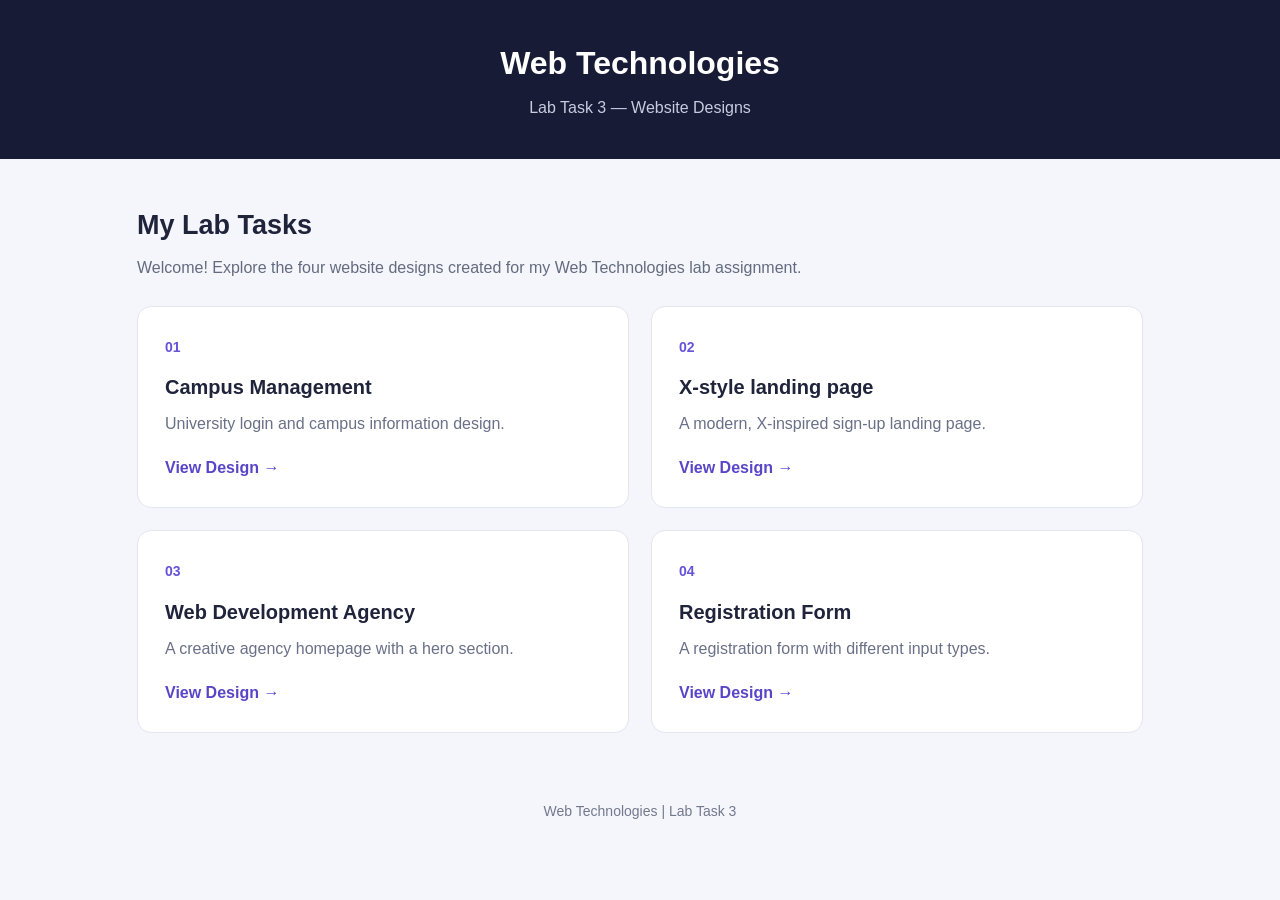
<file: index.html>
<!DOCTYPE html>
<html lang="en">
<head>
    <meta charset="UTF-8">
    <meta name="viewport" content="width=device-width, initial-scale=1.0">
    <title>Web Technologies - Lab Task 3</title>
    <link rel="stylesheet" href="style.css">
</head>
<body>
    <header class="main-header">
        <h1>Web Technologies</h1>
        <p>Lab Task 3 — Website Designs</p>
    </header>

    <main class="task-container">
        <h2>My Lab Tasks</h2>
        <p class="intro">
            Welcome! Explore the four website designs created
            for my Web Technologies lab assignment.
        </p>

        <section class="task-grid">
            <a class="task-card" href="task1.html">
                <span class="task-number">01</span>
                <h3>Campus Management</h3>
                <p>University login and campus information design.</p>
                <span class="view-link">View Design →</span>
            </a>

            <a class="task-card" href="task2.html">
                <span class="task-number">02</span>
                <h3>X-style landing page</h3>
                <p>A modern, X-inspired sign-up landing page.</p>
                <span class="view-link">View Design →</span>
            </a>

            <a class="task-card" href="task3.html">
                <span class="task-number">03</span>
                <h3>Web Development Agency</h3>
                <p>A creative agency homepage with a hero section.</p>
                <span class="view-link">View Design →</span>
            </a>

            <a class="task-card" href="task4.html">
                <span class="task-number">04</span>
                <h3>Registration Form</h3>
                <p>A registration form with different input types.</p>
                <span class="view-link">View Design →</span>
            </a>
        </section>
    </main>

    <footer>
        <p>Web Technologies | Lab Task 3</p>
    </footer>
</body>
</html>
</file>
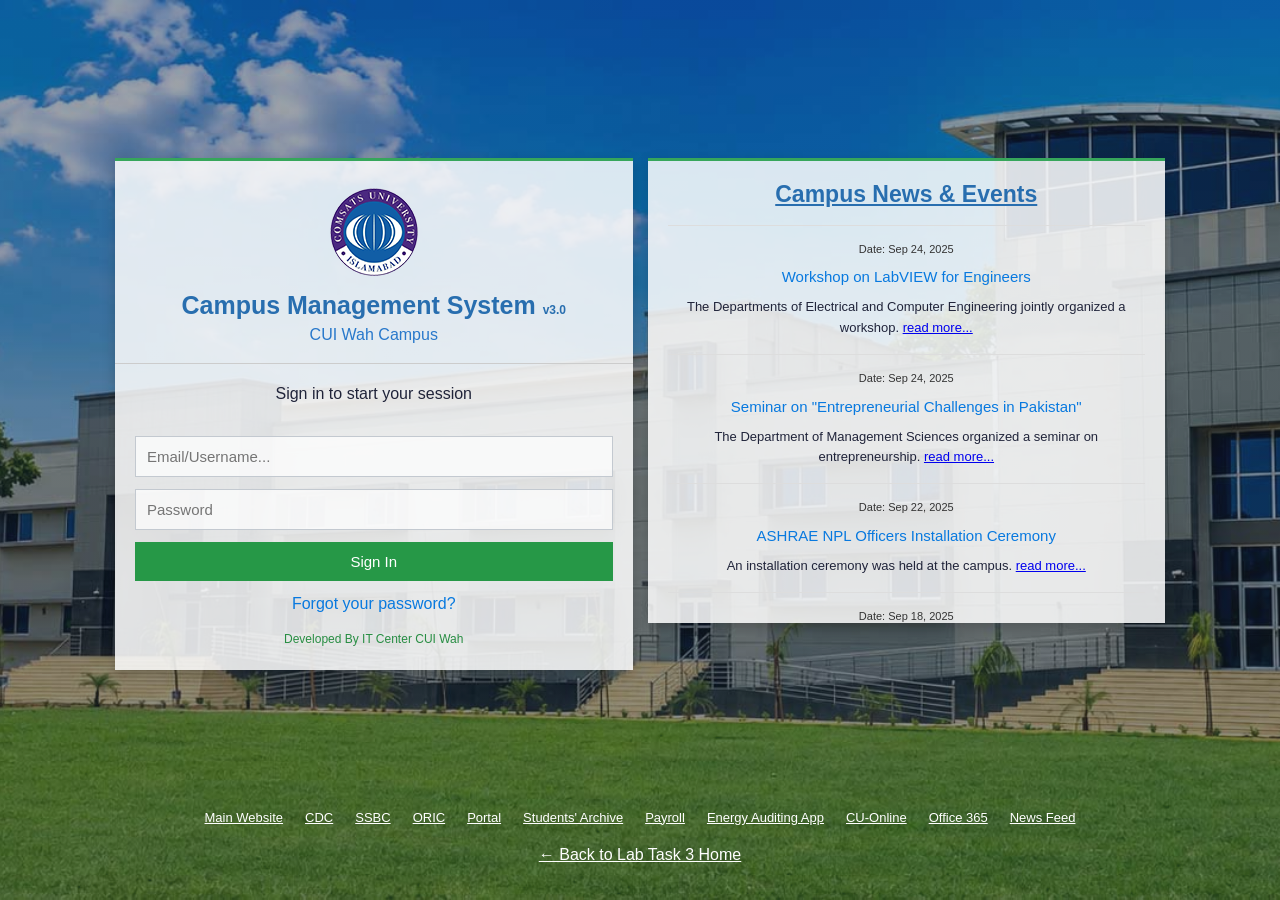
<file: task1.html>
<!DOCTYPE html>
<html lang="en">
<head>
    <meta charset="UTF-8">
    <meta name="viewport" content="width=device-width, initial-scale=1.0">
    <title>Campus Management System</title>
    <link rel="stylesheet" href="style.css">
    <style>
        body {
            background:
                linear-gradient(#15263a55, #15263a66),
                url("images/COMSATS-PIC.jpg")
                center / cover fixed;
            min-height: 100vh;
        }

        .campus-page {
            min-height: 100vh;
            display: flex;
            flex-direction: column;
            padding: 38px 7% 18px;
            background: #16233322;
        }

        .campus-panels {
            display: grid;
            grid-template-columns: 1fr 1fr;
            gap: 15px;
            max-width: 1050px;
            width: 100%;
            margin: 0 auto;
            flex: 1;
            align-content: center;
        }

        .campus-panel {
            background: #ffffffd9;
            border-top: 3px solid #36a65b;
            box-shadow: 0 4px 12px #0003;
            text-align: center;
            min-width: 0;
        }

        .login-panel {
            padding: 20px;
        }

        .campus-logo {
    display: block;
    width: 100px;
    height: 100px;
    object-fit: contain;
    margin: 0 auto 8px;
    border: none;
    border-radius: 0;
    background: transparent;
}
        .campus-title {
            color: #286eaf;
            font-size: 25px;
            line-height: 1.3;
        }

        .campus-subtitle {
            color: #2878cb;
            margin-bottom: 16px;
        }

        .login-heading {
            border-top: 1px solid #ccc;
            padding: 17px 0;
            margin: 0 -20px 12px;
        }

        .campus-input {
            width: 100%;
            padding: 11px;
            margin-bottom: 12px;
            border: 1px solid #c3c9d0;
            background: #ffffffb8;
            font-size: 15px;
        }

        .campus-button {
            width: 100%;
            border: 0;
            background: #269847;
            color: white;
            padding: 11px;
            font-size: 15px;
            cursor: pointer;
        }

        .campus-link {
            display: inline-block;
            color: #0879df;
            margin-top: 10px;
            text-decoration: none;
        }

        .campus-credit {
            color: #278d42;
            font-size: 12px;
            margin-top: 14px;
        }

        .news-panel {
            padding: 15px 20px;
            max-height: 465px;
            overflow-y: auto;
        }

        .news-title {
            color: #286eaf;
            font-size: 23px;
            text-decoration: underline;
            margin-bottom: 12px;
        }

        .news-item {
            padding: 9px 0 15px;
            border-top: 1px solid #ddd;
        }

        .news-date {
            font-size: 11px;
            color: #333;
        }

        .news-item h3 {
            font-size: 15px;
            font-weight: normal;
            color: #0879df;
            margin: 5px 0 8px;
        }

        .news-item p {
            font-size: 13px;
        }

        .campus-footer {
            max-width: 1050px;
            width: 100%;
            margin: 18px auto 0;
            display: flex;
            justify-content: center;
            flex-wrap: wrap;
            gap: 12px 22px;
        }

        .campus-footer a {
            color: white;
            font-size: 13px;
        }

        .back-home {
            text-align: center;
            padding: 14px;
        }

        .back-home a {
            color: white;
        }

        @media (max-width: 700px) {
            .campus-panels {
                grid-template-columns: 1fr;
            }

            .campus-page {
                padding: 20px 14px;
            }

            .campus-title {
                font-size: 21px;
            }
        }
    </style>
</head>
<body>
    <main class="campus-page">
        <section class="campus-panels">

            <div class="campus-panel login-panel">
                <img
                    src="images/COMSATS-logo.png"
                    alt="COMSATS University Islamabad logo"
                    class="campus-logo">

                <h1 class="campus-title">
                    Campus Management System
                    <small style="font-size: 12px;">v3.0</small>
                </h1>

                <p class="campus-subtitle">CUI Wah Campus</p>

                <form id="campusLogin">
                    <p class="login-heading">Sign in to start your session</p>

                    <input class="campus-input"
                           type="text"
                           placeholder="Email/Username..."
                           aria-label="Email or username"
                           required>

                    <input class="campus-input"
                           type="password"
                           placeholder="Password"
                           aria-label="Password"
                           required>

                    <button class="campus-button" type="submit">
                        Sign In
                    </button>
                </form>

                <a class="campus-link" href="#forgot">
                    Forgot your password?
                </a>

                <p class="campus-credit">Developed By IT Center CUI Wah</p>
            </div>

            <section class="campus-panel news-panel">
                <h2 class="news-title">Campus News &amp; Events</h2>

                <article class="news-item">
                    <span class="news-date">Date: Sep 24, 2025</span>
                    <h3>Workshop on LabVIEW for Engineers</h3>
                    <p>
                        The Departments of Electrical and Computer
                        Engineering jointly organized a workshop.
                        <a href="#workshop">read more...</a>
                    </p>
                </article>

                <article class="news-item">
                    <span class="news-date">Date: Sep 24, 2025</span>
                    <h3>Seminar on "Entrepreneurial Challenges in Pakistan"</h3>
                    <p>
                        The Department of Management Sciences organized
                        a seminar on entrepreneurship.
                        <a href="#seminar">read more...</a>
                    </p>
                </article>

                <article class="news-item">
                    <span class="news-date">Date: Sep 22, 2025</span>
                    <h3>ASHRAE NPL Officers Installation Ceremony</h3>
                    <p>
                        An installation ceremony was held at the campus.
                        <a href="#ceremony">read more...</a>
                    </p>
                </article>

                <article class="news-item">
                    <span class="news-date">Date: Sep 18, 2025</span>
                    <h3>Conference on Green Industrialization under CPEC</h3>
                    <p>
                        A conference focused on cooperation and
                        sustainable development.
                        <a href="#conference">read more...</a>
                    </p>
                </article>
            </section>

        </section>

        <nav class="campus-footer" aria-label="University links">
            <a href="#main">Main Website</a>
            <a href="#cdc">CDC</a>
            <a href="#ssbc">SSBC</a>
            <a href="#oric">ORIC</a>
            <a href="#portal">Portal</a>
            <a href="#archive">Students' Archive</a>
            <a href="#payroll">Payroll</a>
            <a href="#energy">Energy Auditing App</a>
            <a href="#online">CU-Online</a>
            <a href="#office">Office 365</a>
            <a href="#news">News Feed</a>
        </nav>

        <div class="back-home">
            <a href="index.html">← Back to Lab Task 3 Home</a>
        </div>
    </main>

    <script>
        document.getElementById("campusLogin").addEventListener(
            "submit", function(event) {
                event.preventDefault();
                alert("Demo login form: no account has been signed in.");
            }
        );
    </script>
</body>
</html>
</file>
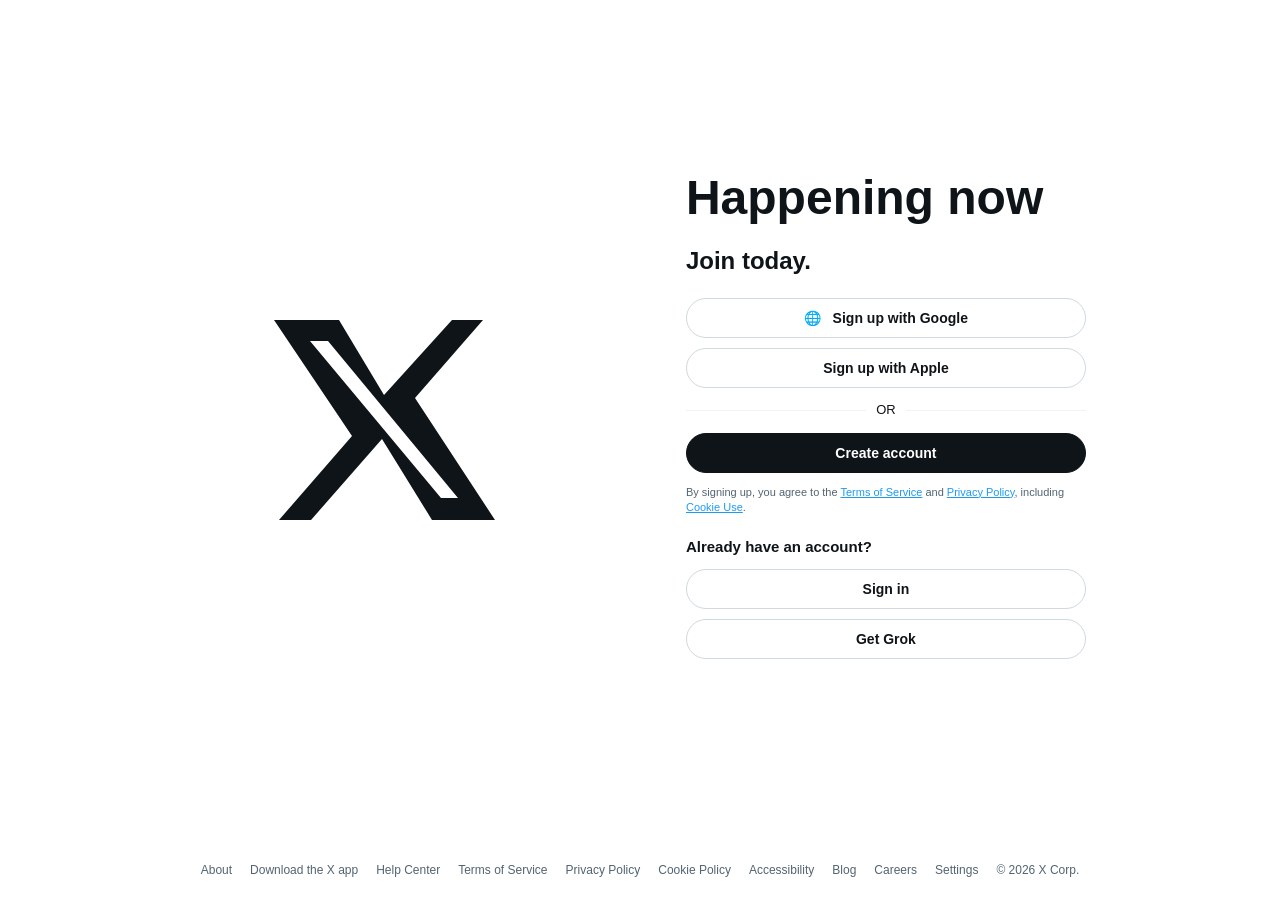
<file: task2.html>
<!DOCTYPE html>
<html lang="en">
<head>
    <meta charset="UTF-8">
    <meta name="viewport" content="width=device-width, initial-scale=1.0">
    <title>Join Today</title>
    <link rel="stylesheet" href="style.css">
    <style>
        body {
            background: white;
            color: #0f1419;
        }

        .x-page {
            min-height: 100vh;
            display: flex;
            flex-direction: column;
        }

        .x-main {
    flex: 1;
    display: grid;
    grid-template-columns: 1.1fr 1fr;
    align-items: center;
    max-width: 1100px;
    width: 100%;
    margin: 0 auto;
    padding: 20px 35px;
    gap: 45px;
}

        .x-brand {
            display: flex;
            justify-content: center;
            align-items: center;
        }

        .x-logo {
    width: min(240px, 100%);
    height: auto;
    fill: #0f1419;
}

        .x-content {
            max-width: 400px;
        }

       .x-content h1 {
    font-size: clamp(34px, 4vw, 48px);
    line-height: 1.1;
    margin-bottom: 18px;
}

       .x-content h2 {
    font-size: 24px;
    margin-bottom: 17px;
}

        .x-button {
            display: block;
            width: 100%;
            border: 1px solid #cfd9de;
            border-radius: 25px;
            padding: 11px 16px;
            margin: 10px 0;
            background: white;
            color: #0f1419;
            font-weight: bold;
            text-align: center;
            text-decoration: none;
            cursor: pointer;
            font-size: 14px;
        }

        .x-button:hover {
            background: #f4f7f8;
        }

        .x-button.black {
            color: white;
            background: #0f1419;
            border-color: #0f1419;
        }

        .x-button.black:hover {
            background: #272c30;
        }

        .x-or {
            display: flex;
            align-items: center;
            gap: 10px;
            margin: 12px 0;
            font-size: 13px;
        }

        .x-or::before,
        .x-or::after {
            content: "";
            flex: 1;
            height: 1px;
            background: #eff3f4;
        }

        .x-small {
            color: #536471;
            font-size: 11px;
            line-height: 1.4;
            margin: 12px 0 20px;
        }

        .x-small a {
            color: #1d9bf0;
        }

        .x-account {
            font-size: 15px;
            margin-bottom: 10px;
            font-weight: bold;
        }

        .x-footer {
            padding: 20px 25px;
            display: flex;
            flex-wrap: wrap;
            justify-content: center;
            gap: 12px 18px;
        }

        .x-footer a {
            color: #536471;
            font-size: 12px;
            text-decoration: none;
        }

        .x-footer a:hover {
            text-decoration: underline;
        }

        @media (max-width: 700px) {
            .x-main {
                grid-template-columns: 1fr;
                gap: 35px;
                padding: 35px 25px;
            }

            .x-logo {
                width: 120px;
            }

            .x-content {
                margin: auto;
                width: 100%;
            }

            .x-content h1 {
                font-size: 40px;
            }
        }
    </style>
</head>
<body>
    <main class="x-page">
        <section class="x-main">
            <div class="x-brand" aria-label="X logo">
                <svg class="x-logo" viewBox="0 0 24 24"
                     role="img" aria-label="X">
                    <path d="M18.9 2H22l-6.8 7.8L23.2 22h-6.3l-5-8.1L4.8 22H1.6l7.3-8.4L1.1 2h6.5l4.5 7.5L18.9 2zM17.8 19.8h1.7L6.5 4.1H4.7z"/>
                </svg>
            </div>

            <div class="x-content">
                <h1>Happening now</h1>
                <h2>Join today.</h2>

                <button class="x-button" type="button"
                    onclick="demo('Google sign-up')">
                    🌐 &nbsp; Sign up with Google
                </button>

                <button class="x-button" type="button"
                    onclick="demo('Apple sign-up')">
                    Sign up with Apple
                </button>

                <div class="x-or">OR</div>

                <button class="x-button black" type="button"
                    onclick="demo('Create account')">
                    Create account
                </button>

                <p class="x-small">
                    By signing up, you agree to the
                    <a href="#terms">Terms of Service</a> and
                    <a href="#privacy">Privacy Policy</a>,
                    including <a href="#cookies">Cookie Use</a>.
                </p>

                <p class="x-account">Already have an account?</p>

                <button class="x-button" type="button"
                    onclick="demo('Sign in')">
                    Sign in
                </button>

                <button class="x-button" type="button"
                    onclick="demo('Grok')">
                    Get Grok
                </button>
            </div>
        </section>

        <footer class="x-footer">
            <a href="#about">About</a>
            <a href="#download">Download the X app</a>
            <a href="#help">Help Center</a>
            <a href="#terms">Terms of Service</a>
            <a href="#privacy">Privacy Policy</a>
            <a href="#cookies">Cookie Policy</a>
            <a href="#accessibility">Accessibility</a>
            <a href="#blog">Blog</a>
            <a href="#careers">Careers</a>
            <a href="#settings">Settings</a>
            <a href="#copyright">© 2026 X Corp.</a>
        </footer>
    </main>

    <script>
        function demo(action) {
            alert(action + " is a demonstration button.");
        }
    </script>
</body>
</html>
</file>
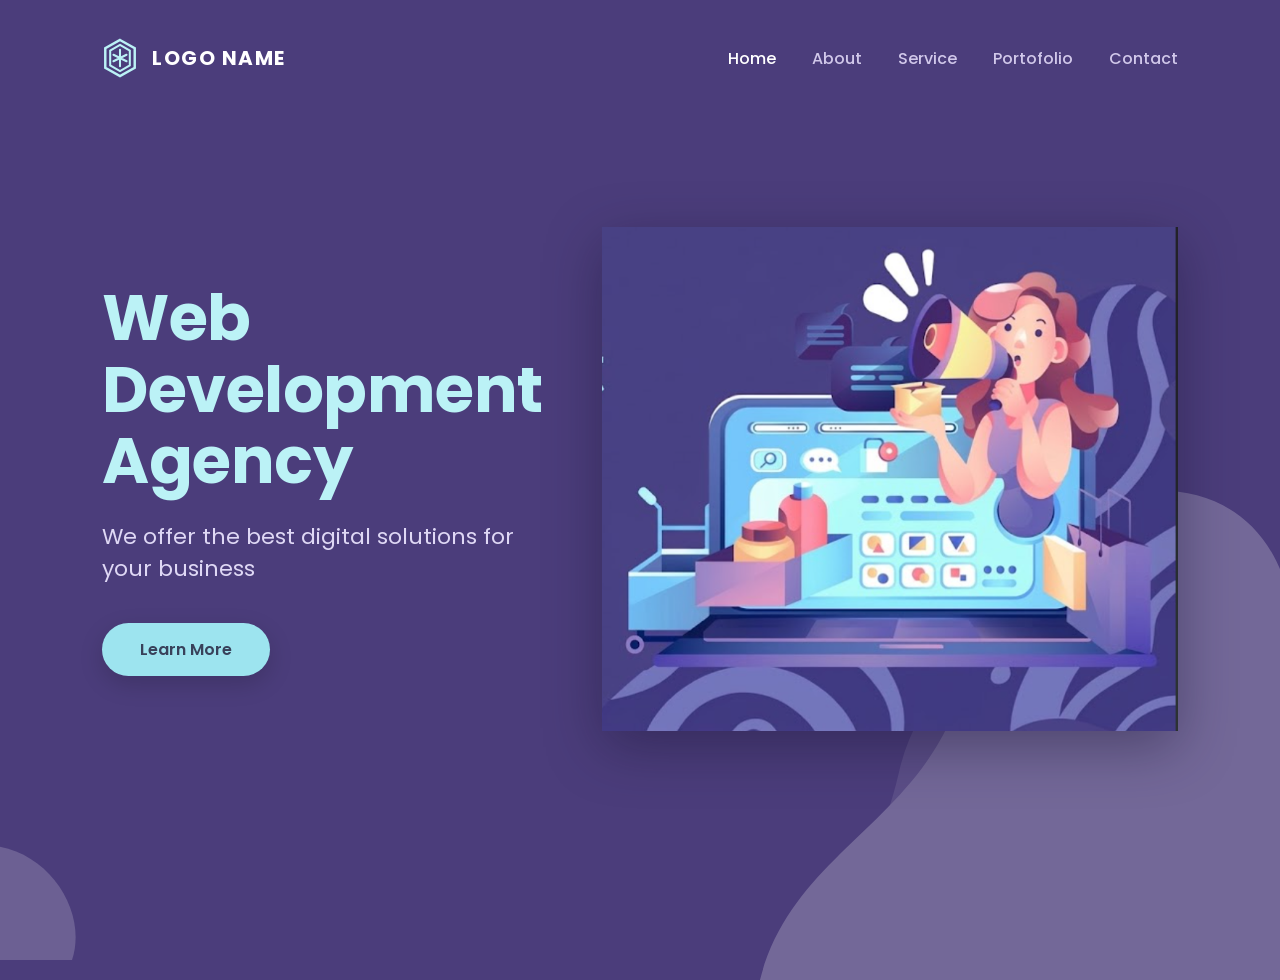
<file: task3.html>
<!DOCTYPE html>
<html lang="en">
<head>
    <meta charset="UTF-8">
    <meta name="viewport" content="width=device-width, initial-scale=1.0">
    <title>Web Development Agency</title>
    <!-- Google Font: Poppins -->
    <link rel="preconnect" href="https://fonts.googleapis.com">
    <link rel="preconnect" href="https://fonts.gstatic.com" crossorigin>
    <link href="https://fonts.googleapis.com/css2?family=Poppins:wght@400;500;600;700;800&display=swap" rel="stylesheet">

    <style>
        * {
            margin: 0;
            padding: 0;
            box-sizing: border-box;
        }

        body {
            font-family: 'Poppins', sans-serif;
            background-color: #4b3d7b;
            color: #ffffff;
            min-height: 100vh;
            display: flex;
            flex-direction: column;
            overflow-x: hidden;
            position: relative;
        }

        /* Abstract swirl background accents */
        .bg-wave {
            position: absolute;
            pointer-events: none;
            z-index: 0;
        }

        .bg-wave-bottom-right {
            bottom: -80px;
            right: -60px;
            width: 580px;
            opacity: 0.22;
        }

        .bg-wave-bottom-left {
            bottom: -60px;
            left: -40px;
            width: 280px;
            opacity: 0.18;
        }

        /* Top Header */
        header {
            position: relative;
            z-index: 10;
            display: flex;
            align-items: center;
            justify-content: space-between;
            padding: 38px 8% 10px 8%;
        }

        .logo-container {
            display: flex;
            align-items: center;
            gap: 14px;
            text-decoration: none;
            color: #ffffff;
        }

        .logo-icon {
            width: 36px;
            height: 40px;
            display: flex;
            align-items: center;
            justify-content: center;
        }

        .logo-text {
            font-size: 20px;
            font-weight: 700;
            letter-spacing: 1.5px;
            text-transform: uppercase;
        }

        nav {
            display: flex;
            align-items: center;
            gap: 36px;
        }

        nav a {
            text-decoration: none;
            color: #d1c8ea;
            font-size: 16px;
            font-weight: 500;
            transition: color 0.2s ease;
        }

        nav a:hover,
        nav a.active {
            color: #ffffff;
        }

        /* Hero Main Section */
        .hero {
            position: relative;
            z-index: 10;
            flex: 1;
            display: flex;
            align-items: center;
            justify-content: space-between;
            padding: 20px 8% 50px 8%;
            gap: 40px;
        }

        .hero-content {
            flex: 1;
            max-width: 530px;
        }

        .hero-title {
            font-size: clamp(40px, 5vw, 66px);
            font-weight: 700;
            line-height: 1.12;
            color: #bbf2f6;
            margin-bottom: 24px;
            letter-spacing: -0.5px;
        }

        .hero-description {
            font-size: clamp(17px, 1.8vw, 22px);
            font-weight: 400;
            line-height: 1.45;
            color: #dfd8f5;
            margin-bottom: 38px;
            max-width: 440px;
        }

        .btn-learn {
            display: inline-block;
            background: #9de4ef;
            color: #38415a;
            font-size: 16px;
            font-weight: 600;
            padding: 14px 38px;
            border-radius: 28px;
            text-decoration: none;
            box-shadow: 0 8px 24px rgba(0, 0, 0, 0.16);
            transition: all 0.25s ease;
        }

        .btn-learn:hover {
            background: #bbf2f6;
            transform: translateY(-2px);
            box-shadow: 0 12px 28px rgba(0, 0, 0, 0.22);
        }

        /* Right Graphic / Image Container */
        .hero-visual {
            flex: 1.25;
            display: flex;
            justify-content: center;
            align-items: center;
        }

        .hero-visual img {
            width: 100%;
            max-width: 620px;
            height: auto;
            object-fit: contain;
            filter: drop-shadow(0 16px 28px rgba(20, 14, 45, 0.4));
        }

        /* Mobile & Tablet Responsiveness */
        @media (max-width: 960px) {
            header {
                padding: 25px 6%;
            }

            .hero {
                flex-direction: column;
                text-align: center;
                padding: 30px 6% 60px 6%;
            }

            .hero-content {
                max-width: 100%;
                display: flex;
                flex-direction: column;
                align-items: center;
            }

            .hero-description {
                max-width: 500px;
            }

            nav {
                gap: 20px;
            }
        }

        @media (max-width: 620px) {
            header {
                flex-direction: column;
                gap: 16px;
            }

            nav {
                flex-wrap: wrap;
                justify-content: center;
                gap: 15px;
            }

            nav a {
                font-size: 14px;
            }

            .hero-title {
                font-size: 36px;
            }

            .hero-description {
                font-size: 16px;
            }
        }
    </style>
</head>

<body>

    <!-- Background Swirl Wave Accents -->
    <svg class="bg-wave bg-wave-bottom-right" viewBox="0 0 500 500" fill="none" xmlns="http://www.w3.org/2000/svg">
        <path d="M450,150 C400,20 200,80 180,220 C160,360 30,380 0,500 L500,500 L500,100 Z" fill="#ffffff" />
        <path d="M380,240 C320,130 150,190 120,320 C90,450 20,470 0,500 L500,500 L500,220 Z" fill="#ffffff" opacity="0.4" />
    </svg>

    <svg class="bg-wave bg-wave-bottom-left" viewBox="0 0 300 300" fill="none" xmlns="http://www.w3.org/2000/svg">
        <path d="M0,180 C80,160 140,240 120,300 L0,300 Z" fill="#ffffff" />
    </svg>

    <!-- Header Section -->
    <header>
        <a href="#" class="logo-container">
            <div class="logo-icon">
                <svg viewBox="0 0 44 48" fill="none" xmlns="http://www.w3.org/2000/svg" width="36" height="40">
                    <path d="M22 2L40 12V36L22 46L4 36V12L22 2Z" stroke="#bbf2f6" stroke-width="3" fill="none"/>
                    <path d="M22 8L34 15V33L22 40L10 33V15L22 8Z" stroke="#bbf2f6" stroke-width="2.5" fill="none"/>
                    <path d="M22 14V34M14 20L30 28M14 28L30 20" stroke="#bbf2f6" stroke-width="2.5" stroke-linecap="round"/>
                </svg>
            </div>
            <span class="logo-text">LOGO NAME</span>
        </a>

        <nav>
            <a href="#" class="active">Home</a>
            <a href="#about">About</a>
            <a href="#service">Service</a>
            <a href="#portofolio">Portofolio</a>
            <a href="#contact">Contact</a>
        </nav>
    </header>

    <!-- Main Hero -->
    <main class="hero">
        <!-- Text & Action Button -->
        <div class="hero-content">
            <h1 class="hero-title">Web<br>Development<br>Agency</h1>
            <p class="hero-description">We offer the best digital solutions for your business</p>
            <a href="#learn-more" class="btn-learn">Learn More</a>
        </div>

        <!-- The Exact Illustration Artwork -->
        <div class="hero-visual">
            <!-- Save the original image as hero-art.png in the same directory as task3.html -->
            <img src="images/hero-art.png" alt="Web Agency digital marketing illustration">
        </div>
    </main>

</body>
</html>
</file>
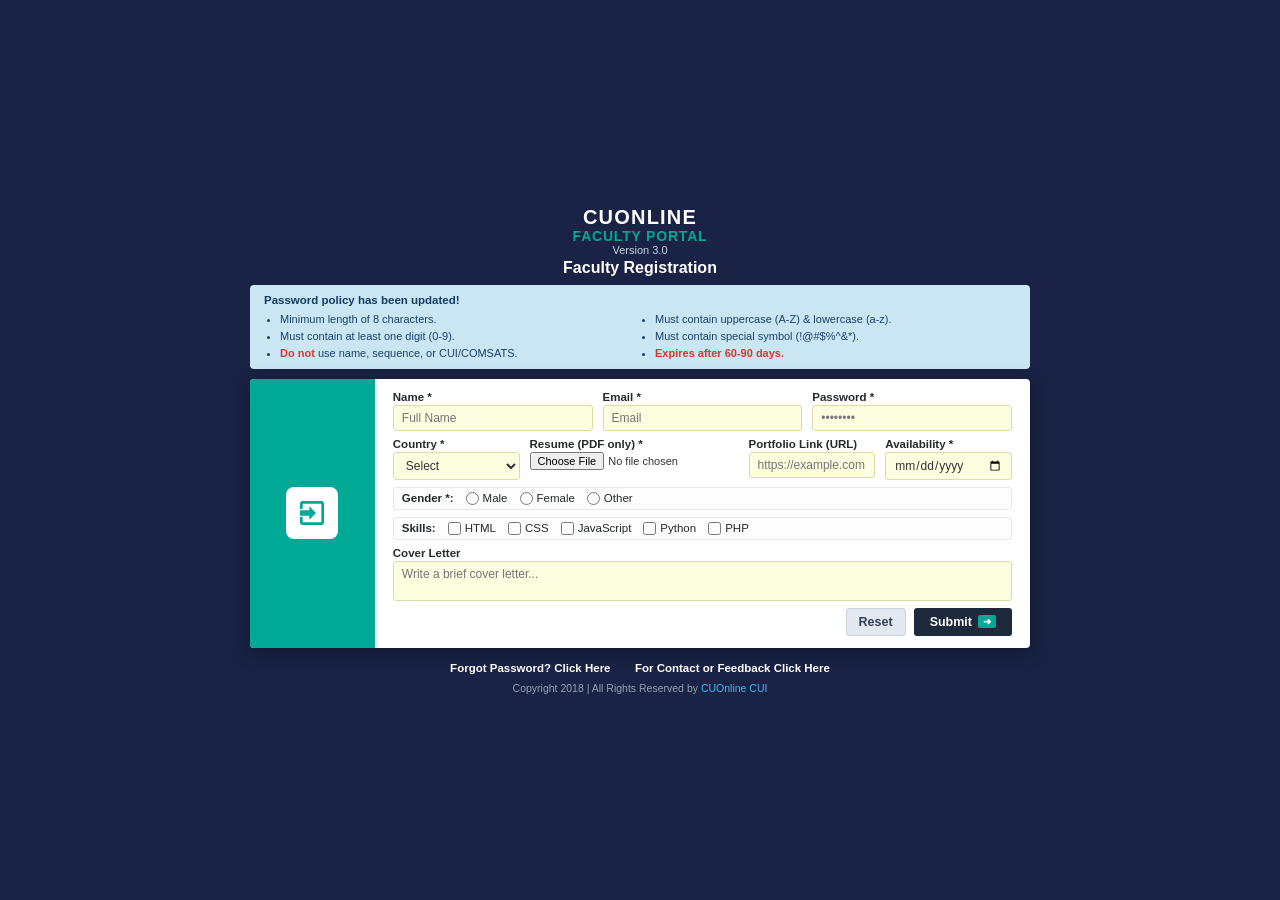
<file: task4.html>
<!DOCTYPE html>
<html lang="en">
<head>
    <meta charset="UTF-8">
    <meta name="viewport" content="width=device-width, initial-scale=1.0">
    <title>CUONLINE Faculty Portal - Registration</title>

    <style>
        * {
            box-sizing: border-box;
            margin: 0;
            padding: 0;
        }

        body {
            font-family: Arial, Helvetica, sans-serif;
            background-color: #1a2245; /* Portal deep navy background */
            color: #ffffff;
            min-height: 100vh;
            display: flex;
            flex-direction: column;
            align-items: center;
            justify-content: center;
            padding: 10px 15px;
        }

        /* Compact Header */
        .portal-header {
            text-align: center;
            margin-bottom: 8px;
        }

        .portal-header h1 {
            font-size: 20px;
            font-weight: bold;
            letter-spacing: 1.2px;
            color: #ffffff;
            line-height: 1.1;
        }

        .portal-header .sub-brand {
            font-size: 14px;
            font-weight: bold;
            color: #00a896;
            letter-spacing: 0.8px;
        }

        .portal-header .version {
            font-size: 11px;
            color: #cbd5e1;
            margin-bottom: 3px;
        }

        .portal-header h2 {
            font-size: 16px;
            font-weight: bold;
            color: #ffffff;
        }

        /* 2-Column Policy Box */
        .policy-box {
            max-width: 780px;
            width: 100%;
            background-color: #c9e6f2;
            color: #17426b;
            padding: 8px 14px;
            border-radius: 4px;
            font-size: 11px;
            line-height: 1.35;
            margin-bottom: 10px;
        }

        .policy-box h3 {
            font-size: 11.5px;
            font-weight: bold;
            color: #133c63;
            margin-bottom: 3px;
        }

        .policy-box ul {
            display: grid;
            grid-template-columns: 1fr 1fr;
            gap: 2px 14px;
            padding-left: 16px;
        }

        .policy-box .warning-text {
            color: #d93829;
            font-weight: bold;
        }

        /* Compact Main Form Box */
        .registration-container {
            max-width: 780px;
            width: 100%;
            background: #ffffff;
            color: #2c3e50;
            border-radius: 4px;
            display: flex;
            overflow: hidden;
            box-shadow: 0 4px 18px rgba(0, 0, 0, 0.35);
            margin-bottom: 8px;
        }

        /* Left Side Teal Banner */
        .side-banner {
            width: 16%;
            background: #00a896;
            display: flex;
            align-items: center;
            justify-content: center;
            padding: 10px;
        }

        .side-icon {
            width: 52px;
            height: 52px;
            background: #ffffff;
            border-radius: 8px;
            display: flex;
            align-items: center;
            justify-content: center;
        }

        .side-icon svg {
            width: 32px;
            height: 32px;
            fill: #00a896;
        }

        /* Form Content Container */
        .form-content {
            width: 84%;
            padding: 12px 18px;
        }

        .form-row {
            display: flex;
            gap: 10px;
            margin-bottom: 7px;
        }

        .field {
            flex: 1;
            display: flex;
            flex-direction: column;
        }

        label {
            font-size: 11.5px;
            font-weight: bold;
            color: #24292e;
            margin-bottom: 2px;
        }

        /* Yellowish Tint Input Styling */
        input:not([type="radio"]):not([type="checkbox"]):not([type="file"]),
        select,
        textarea {
            width: 100%;
            padding: 5px 8px;
            font-size: 12px;
            background-color: #fdfde0;
            border: 1px solid #dcdca8;
            border-radius: 3px;
            color: #333333;
            outline: none;
            font-family: inherit;
        }

        input:not([type="radio"]):not([type="checkbox"]):not([type="file"]):focus,
        select:focus,
        textarea:focus {
            background-color: #ffffff;
            border-color: #00a896;
        }

        input[type="file"] {
            font-size: 11px;
            color: #333;
        }

        textarea {
            resize: none;
        }

        /* Compact Options Row */
        .compact-group {
            display: flex;
            align-items: center;
            gap: 12px;
            font-size: 11.5px;
            background: #fdfdfd;
            border: 1px solid #e2e8f0;
            border-radius: 3px;
            padding: 4px 8px;
            margin-bottom: 7px;
        }

        .compact-group .group-title {
            font-weight: bold;
            color: #24292e;
            white-space: nowrap;
        }

        .compact-group label {
            font-weight: normal;
            font-size: 11.5px;
            display: inline-flex;
            align-items: center;
            gap: 4px;
            cursor: pointer;
            margin: 0;
        }

        /* Buttons */
        .btn-group {
            display: flex;
            justify-content: flex-end;
            gap: 8px;
            margin-top: 4px;
        }

        .btn-submit {
            background-color: #1e293b;
            color: #ffffff;
            border: none;
            padding: 6px 16px;
            border-radius: 3px;
            font-size: 12.5px;
            font-weight: bold;
            cursor: pointer;
            display: flex;
            align-items: center;
            gap: 6px;
        }

        .btn-submit:hover {
            background-color: #00a896;
        }

        .btn-submit span.icon-arrow {
            display: inline-block;
            background: #00a896;
            color: white;
            padding: 1px 5px;
            border-radius: 2px;
            font-size: 10px;
        }

        .btn-reset {
            background-color: #e2e8f0;
            color: #334155;
            border: 1px solid #cbd5e1;
            padding: 6px 12px;
            border-radius: 3px;
            font-size: 12.5px;
            font-weight: bold;
            cursor: pointer;
        }

        /* Links & Footer */
        .portal-links {
            text-align: center;
            margin-top: 2px;
            margin-bottom: 6px;
        }

        .portal-links a {
            display: inline-block;
            color: #ffffff;
            text-decoration: none;
            font-size: 11.5px;
            font-weight: bold;
            margin: 0 10px;
        }

        .portal-links a:hover {
            text-decoration: underline;
        }

        footer {
            font-size: 10.5px;
            color: #94a3b8;
            text-align: center;
        }

        footer span {
            color: #38bdf8;
        }
    </style>
</head>

<body>

    <header class="portal-header">
        <h1>CUONLINE</h1>
        <div class="sub-brand">FACULTY PORTAL</div>
        <div class="version">Version 3.0</div>
        <h2>Faculty Registration</h2>
    </header>

    <!-- 2-Column Policy Box -->
    <div class="policy-box">
        <h3>Password policy has been updated!</h3>
        <ul>
            <li>Minimum length of 8 characters.</li>
            <li>Must contain uppercase (A-Z) & lowercase (a-z).</li>
            <li>Must contain at least one digit (0-9).</li>
            <li>Must contain special symbol (!@#$%^&*).</li>
            <li><span class="warning-text">Do not</span> use name, sequence, or CUI/COMSATS.</li>
            <li><span class="warning-text">Expires after 60-90 days.</span></li>
        </ul>
    </div>

    <!-- Main Registration Box -->
    <main class="registration-container">
        <aside class="side-banner">
            <div class="side-icon">
                <svg viewBox="0 0 24 24">
                    <path d="M10 17l5-5-5-5v3H3v4h7v3zm9-14H5c-1.1 0-2 .9-2 2v4h2V5h14v14H5v-4H3v4c0 1.1.9 2 2 2h14c1.1 0 2-.9 2-2V5c0-1.1-.9-2-2-2z"/>
                </svg>
            </div>
        </aside>

        <section class="form-content">
            <form id="task4Form">

                <!-- Row 1: Name, Email, Password -->
                <div class="form-row">
                    <div class="field">
                        <label for="name">Name *</label>
                        <input type="text" id="name" name="name" placeholder="Full Name" required>
                    </div>
                    <div class="field">
                        <label for="email">Email *</label>
                        <input type="email" id="email" name="email" placeholder="Email" required>
                    </div>
                    <div class="field">
                        <label for="password">Password *</label>
                        <input type="password" id="password" name="password" minlength="8" placeholder="••••••••" required>
                    </div>
                </div>

                <!-- Row 2: Country, Resume, Portfolio, Availability -->
                <div class="form-row">
                    <div class="field">
                        <label for="country">Country *</label>
                        <select id="country" name="country" required>
                            <option value="">Select</option>
                            <option value="Pakistan">Pakistan</option>
                            <option value="United States">United States</option>
                            <option value="United Kingdom">United Kingdom</option>
                            <option value="Other">Other</option>
                        </select>
                    </div>
                    <div class="field">
                        <label for="resume">Resume (PDF only) *</label>
                        <input type="file" id="resume" name="resume" accept=".pdf,application/pdf" required>
                    </div>
                    <div class="field">
                        <label for="portfolio">Portfolio Link (URL)</label>
                        <input type="url" id="portfolio" name="portfolio" placeholder="https://example.com">
                    </div>
                    <div class="field">
                        <label for="availability">Availability *</label>
                        <input type="date" id="availability" name="availability" required>
                    </div>
                </div>

                <!-- Gender (Radio Buttons inline) -->
                <div class="compact-group">
                    <span class="group-title">Gender *:</span>
                    <label><input type="radio" name="gender" value="Male" required> Male</label>
                    <label><input type="radio" name="gender" value="Female"> Female</label>
                    <label><input type="radio" name="gender" value="Other"> Other</label>
                </div>

                <!-- Skills (Checkboxes inline) -->
                <div class="compact-group">
                    <span class="group-title">Skills:</span>
                    <label><input type="checkbox" name="skills" value="HTML"> HTML</label>
                    <label><input type="checkbox" name="skills" value="CSS"> CSS</label>
                    <label><input type="checkbox" name="skills" value="JavaScript"> JavaScript</label>
                    <label><input type="checkbox" name="skills" value="Python"> Python</label>
                    <label><input type="checkbox" name="skills" value="PHP"> PHP</label>
                </div>

                <!-- Cover Letter -->
                <div class="form-row">
                    <div class="field">
                        <label for="coverletter">Cover Letter</label>
                        <textarea id="coverletter" name="coverletter" rows="2" placeholder="Write a brief cover letter..."></textarea>
                    </div>
                </div>

                <!-- Submit & Reset Buttons -->
                <div class="btn-group">
                    <button type="reset" class="btn-reset">Reset</button>
                    <button type="submit" class="btn-submit">
                        Submit <span class="icon-arrow">&#10140;</span>
                    </button>
                </div>

            </form>
        </section>
    </main>

    <div class="portal-links">
        <a href="#">Forgot Password? Click Here</a>
        <a href="#">For Contact or Feedback Click Here</a>
    </div>

    <footer>
        Copyright 2018 | All Rights Reserved by <span>CUOnline CUI</span>
    </footer>

</body>
</html>
</file>
<file: style.css>
* {
    margin: 0;
    padding: 0;
    box-sizing: border-box;
}

body {
    font-family: Arial, Helvetica, sans-serif;
    background: #f4f6fb;
    color: #20243a;
    line-height: 1.6;
}

.main-header {
    background: #171b35;
    color: white;
    text-align: center;
    padding: 38px 20px;
}

.main-header h1 {
    font-size: 32px;
    margin-bottom: 6px;
}

.main-header p {
    color: #c8cce0;
}

.task-container {
    max-width: 1050px;
    margin: 45px auto;
    padding: 0 22px;
}

.task-container h2 {
    font-size: 27px;
    margin-bottom: 8px;
}

.intro {
    color: #646b7e;
    margin-bottom: 25px;
}

.task-grid {
    display: grid;
    grid-template-columns: repeat(2, minmax(0, 1fr));
    gap: 22px;
}

.task-card {
    display: block;
    padding: 27px;
    border-radius: 14px;
    background: white;
    border: 1px solid #e2e6f0;
    text-decoration: none;
    color: inherit;
    transition: transform 0.2s, box-shadow 0.2s;
}

.task-card:hover {
    transform: translateY(-4px);
    box-shadow: 0 12px 28px #18234b14;
}

.task-number {
    color: #6652d9;
    font-weight: bold;
    font-size: 14px;
}

.task-card h3 {
    margin: 12px 0 8px;
    font-size: 20px;
}

.task-card p {
    color: #697087;
    margin-bottom: 18px;
}

.view-link {
    color: #5945c7;
    font-weight: bold;
}

footer {
    text-align: center;
    padding: 22px;
    color: #73798c;
    font-size: 14px;
}

@media (max-width: 650px) {
    .task-grid {
        grid-template-columns: 1fr;
    }

    .main-header h1 {
        font-size: 26px;
    }
}
</file>
